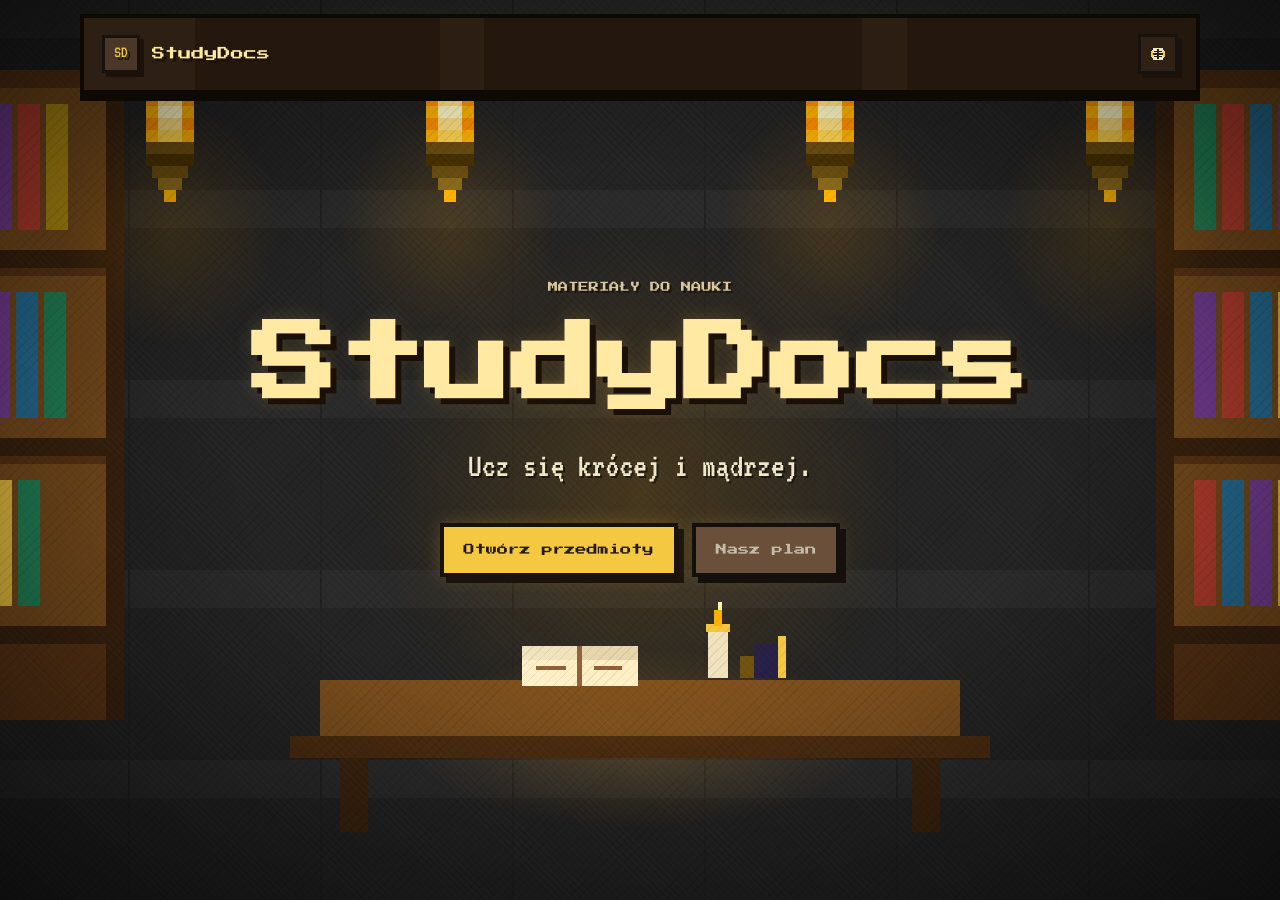
<file: index.html>
<!DOCTYPE html>
<html lang="pl">

<head>
    <meta charset="UTF-8">
    <meta name="viewport" content="width=device-width, initial-scale=1.0">
    <title>StudyDocs</title>
    <link rel="stylesheet" href="styles.css">
</head>

<body class="home-page">
    <svg class="library-scene" viewBox="0 0 1600 900" preserveAspectRatio="xMidYMid slice" aria-hidden="true">
        <defs>
            <radialGradient id="lanternGlow" cx="50%" cy="50%" r="50%">
                <stop offset="0%" stop-color="rgba(255,160,0,0.15)" />
                <stop offset="100%" stop-color="rgba(255,160,0,0)" />
            </radialGradient>
            <radialGradient id="candleGlow" cx="50%" cy="50%" r="50%">
                <stop offset="0%" stop-color="rgba(255,180,50,0.2)" />
                <stop offset="100%" stop-color="rgba(255,180,50,0)" />
            </radialGradient>
            <symbol id="lantern" viewBox="0 0 8 30">
                <rect x="3" y="0" width="2" height="2" fill="#8B6A1A" />
                <rect x="3" y="2" width="2" height="2" fill="#8B6A1A" />
                <rect x="3" y="4" width="2" height="2" fill="#6B4E10" />
                <rect x="0" y="6" width="8" height="2" fill="#4A3200" />
                <rect x="0" y="8" width="8" height="2" fill="#6B4E10" />
                <rect x="0" y="10" width="8" height="2" fill="#FFB300" />
                <rect x="2" y="10" width="4" height="2" fill="#FFD54F" />
                <rect x="0" y="12" width="8" height="2" fill="#FF8F00" />
                <rect x="2" y="12" width="4" height="2" fill="#FFE082" />
                <rect x="0" y="14" width="8" height="2" fill="#FFB300" />
                <rect x="2" y="14" width="4" height="2" fill="#FFF9C4" />
                <rect x="0" y="16" width="8" height="2" fill="#FF8F00" />
                <rect x="2" y="16" width="4" height="2" fill="#FFE082" />
                <rect x="0" y="18" width="8" height="2" fill="#FFB300" />
                <rect x="2" y="18" width="4" height="2" fill="#FFD54F" />
                <rect x="0" y="20" width="8" height="2" fill="#6B4E10" />
                <rect x="0" y="22" width="8" height="2" fill="#4A3200" />
                <rect x="1" y="24" width="6" height="2" fill="#6B4E10" />
                <rect x="2" y="26" width="4" height="2" fill="#8B6A1A" />
                <rect x="3" y="28" width="2" height="2" fill="#FFB300" />
            </symbol>
        </defs>

        <rect width="1600" height="900" fill="#2d2d2d" />
        <rect width="1600" height="900" fill="rgba(0,0,0,0.22)" />
        <g opacity="0.32">
            <rect x="0" y="0" width="1600" height="38" fill="#3a3a3a" />
            <rect x="0" y="190" width="1600" height="38" fill="#3a3a3a" />
            <rect x="0" y="380" width="1600" height="38" fill="#3a3a3a" />
            <rect x="0" y="570" width="1600" height="38" fill="#3a3a3a" />
            <rect x="0" y="760" width="1600" height="38" fill="#3a3a3a" />
            <rect x="96" y="0" width="2" height="900" fill="#1f1f1f" />
            <rect x="288" y="0" width="2" height="900" fill="#1f1f1f" />
            <rect x="480" y="0" width="2" height="900" fill="#1f1f1f" />
            <rect x="672" y="0" width="2" height="900" fill="#1f1f1f" />
            <rect x="864" y="0" width="2" height="900" fill="#1f1f1f" />
            <rect x="1056" y="0" width="2" height="900" fill="#1f1f1f" />
            <rect x="1248" y="0" width="2" height="900" fill="#1f1f1f" />
            <rect x="1440" y="0" width="2" height="900" fill="#1f1f1f" />
        </g>

        <g class="scene-shelf left-shelf">
            <rect x="0" y="70" width="284" height="650" fill="#5c3515" />
            <rect x="16" y="88" width="252" height="170" fill="#7a4d1d" />
            <rect x="16" y="276" width="252" height="170" fill="#7a4d1d" />
            <rect x="16" y="464" width="252" height="170" fill="#7a4d1d" />
            <rect x="0" y="250" width="284" height="18" fill="#3b230e" />
            <rect x="0" y="438" width="284" height="18" fill="#3b230e" />
            <rect x="0" y="626" width="284" height="18" fill="#3b230e" />
            <rect x="0" y="70" width="18" height="650" fill="#3b230e" />
            <rect x="266" y="70" width="18" height="650" fill="#3b230e" />
            <rect x="38" y="104" width="22" height="126" fill="#bd3f2f" />
            <rect x="66" y="104" width="22" height="126" fill="#27729a" />
            <rect x="94" y="104" width="22" height="126" fill="#b99212" />
            <rect x="122" y="104" width="22" height="126" fill="#23875a" />
            <rect x="150" y="104" width="22" height="126" fill="#7a3f9a" />
            <rect x="178" y="104" width="22" height="126" fill="#bd3f2f" />
            <rect x="206" y="104" width="22" height="126" fill="#b99212" />
            <rect x="36" y="292" width="22" height="126" fill="#27729a" />
            <rect x="64" y="292" width="22" height="126" fill="#f5c842" />
            <rect x="92" y="292" width="22" height="126" fill="#23875a" />
            <rect x="120" y="292" width="22" height="126" fill="#bd3f2f" />
            <rect x="148" y="292" width="22" height="126" fill="#7a3f9a" />
            <rect x="176" y="292" width="22" height="126" fill="#27729a" />
            <rect x="204" y="292" width="22" height="126" fill="#23875a" />
            <rect x="38" y="480" width="22" height="126" fill="#bd3f2f" />
            <rect x="66" y="480" width="22" height="126" fill="#23875a" />
            <rect x="94" y="480" width="22" height="126" fill="#7a3f9a" />
            <rect x="122" y="480" width="22" height="126" fill="#27729a" />
            <rect x="150" y="480" width="22" height="126" fill="#f5c842" />
            <rect x="178" y="480" width="22" height="126" fill="#23875a" />
        </g>

        <g class="scene-shelf right-shelf">
            <rect x="1316" y="70" width="284" height="650" fill="#5c3515" />
            <rect x="1332" y="88" width="252" height="170" fill="#7a4d1d" />
            <rect x="1332" y="276" width="252" height="170" fill="#7a4d1d" />
            <rect x="1332" y="464" width="252" height="170" fill="#7a4d1d" />
            <rect x="1316" y="250" width="284" height="18" fill="#3b230e" />
            <rect x="1316" y="438" width="284" height="18" fill="#3b230e" />
            <rect x="1316" y="626" width="284" height="18" fill="#3b230e" />
            <rect x="1316" y="70" width="18" height="650" fill="#3b230e" />
            <rect x="1582" y="70" width="18" height="650" fill="#3b230e" />
            <rect x="1354" y="104" width="22" height="126" fill="#23875a" />
            <rect x="1382" y="104" width="22" height="126" fill="#bd3f2f" />
            <rect x="1410" y="104" width="22" height="126" fill="#27729a" />
            <rect x="1438" y="104" width="22" height="126" fill="#7a3f9a" />
            <rect x="1466" y="104" width="22" height="126" fill="#b99212" />
            <rect x="1494" y="104" width="22" height="126" fill="#23875a" />
            <rect x="1522" y="104" width="22" height="126" fill="#27729a" />
            <rect x="1354" y="292" width="22" height="126" fill="#7a3f9a" />
            <rect x="1382" y="292" width="22" height="126" fill="#bd3f2f" />
            <rect x="1410" y="292" width="22" height="126" fill="#27729a" />
            <rect x="1438" y="292" width="22" height="126" fill="#f5c842" />
            <rect x="1466" y="292" width="22" height="126" fill="#23875a" />
            <rect x="1494" y="292" width="22" height="126" fill="#b99212" />
            <rect x="1354" y="480" width="22" height="126" fill="#bd3f2f" />
            <rect x="1382" y="480" width="22" height="126" fill="#27729a" />
            <rect x="1410" y="480" width="22" height="126" fill="#7a3f9a" />
            <rect x="1438" y="480" width="22" height="126" fill="#f5c842" />
            <rect x="1466" y="480" width="22" height="126" fill="#23875a" />
            <rect x="1494" y="480" width="22" height="126" fill="#bd3f2f" />
        </g>

        <ellipse cx="330" cy="225" rx="110" ry="120" fill="url(#lanternGlow)" />
        <use href="#lantern" x="306" y="22" width="48" height="180" />
        <ellipse cx="610" cy="225" rx="110" ry="120" fill="url(#lanternGlow)" />
        <use href="#lantern" x="586" y="22" width="48" height="180" />
        <ellipse cx="990" cy="225" rx="110" ry="120" fill="url(#lanternGlow)" />
        <use href="#lantern" x="966" y="22" width="48" height="180" />
        <ellipse cx="1270" cy="225" rx="110" ry="120" fill="url(#lanternGlow)" />
        <use href="#lantern" x="1246" y="22" width="48" height="180" />

        <g class="scene-desk">
            <ellipse cx="800" cy="738" rx="230" ry="90" fill="url(#candleGlow)" />
            <rect x="480" y="680" width="640" height="56" fill="#7a4d1d" />
            <rect x="450" y="736" width="700" height="22" fill="#4a2b10" />
            <rect x="500" y="758" width="28" height="74" fill="#3b230e" />
            <rect x="1072" y="758" width="28" height="74" fill="#3b230e" />
            <rect x="682" y="646" width="58" height="14" fill="#f0e6c8" />
            <rect x="740" y="646" width="58" height="14" fill="#e5d9b7" />
            <rect x="682" y="660" width="116" height="26" fill="#fff3cf" />
            <rect x="737" y="646" width="5" height="40" fill="#8b5e3c" />
            <rect x="696" y="666" width="30" height="4" fill="#8b5e3c" />
            <rect x="754" y="666" width="28" height="4" fill="#8b5e3c" />
            <rect x="868" y="630" width="20" height="48" fill="#f0e6c8" />
            <rect x="866" y="624" width="24" height="8" fill="#f5c842" />
            <rect x="874" y="610" width="8" height="16" fill="#ffb300" />
            <rect x="878" y="602" width="4" height="8" fill="#fff9c4" />
            <rect x="914" y="644" width="24" height="34" fill="#201b48" />
            <rect x="938" y="636" width="8" height="42" fill="#f5c842" />
            <rect x="900" y="656" width="14" height="22" fill="#6b4e10" />
        </g>
    </svg>

    <header class="shell topbar">
        <a class="brand" href="index.html" aria-label="StudyDocs">
            <span class="brand-mark">SD</span>
            <span>StudyDocs</span>
        </a>

        <button class="language-toggle" type="button" title="EN / PL" aria-label="Switch language">
            <svg width="16" height="16" viewBox="0 0 16 16" aria-hidden="true">
                <rect x="3" y="2" width="10" height="2" fill="#f0e6c8" />
                <rect x="2" y="4" width="12" height="8" fill="#f0e6c8" />
                <rect x="3" y="12" width="10" height="2" fill="#f0e6c8" />
                <rect x="4" y="5" width="8" height="1" fill="#2a1f14" />
                <rect x="4" y="10" width="8" height="1" fill="#2a1f14" />
                <rect x="7" y="3" width="2" height="10" fill="#2a1f14" />
                <rect x="2" y="7" width="12" height="2" fill="#2a1f14" />
                <rect x="1" y="5" width="2" height="6" fill="#f5c842" />
                <rect x="13" y="5" width="2" height="6" fill="#f5c842" />
            </svg>
        </button>
    </header>

    <main class="shell home">
        <section class="home-copy">
            <p class="eyebrow" data-i18n="eyebrow">Materiały do nauki</p>
            <h1>StudyDocs</h1>
            <p class="lede" data-i18n="lede">Ucz się krócej i mądrzej.</p>
            <div class="actions">
                <a class="button" href="/subjects.html" data-i18n="openSubjects">Otwórz przedmioty</a>
                <span class="button secondary plan-button" role="button" aria-disabled="true" data-i18n="plan">Nasz
                    plan</span>
            </div>
        </section>
    </main>

    <script>
        window.sdMessages = { pl: { eyebrow: "Materiały do nauki", lede: "Ucz się krócej i mądrzej.", openSubjects: "Otwórz przedmioty", plan: "Nasz plan", label: "Switch to English" }, en: { eyebrow: "Study materials", lede: "Study shorter and smarter.", openSubjects: "Open subjects", plan: "Our plan", label: "Przełącz na polski" } };
    </script>
    <script src="i18n.js"></script>
</body>

</html>
</file>
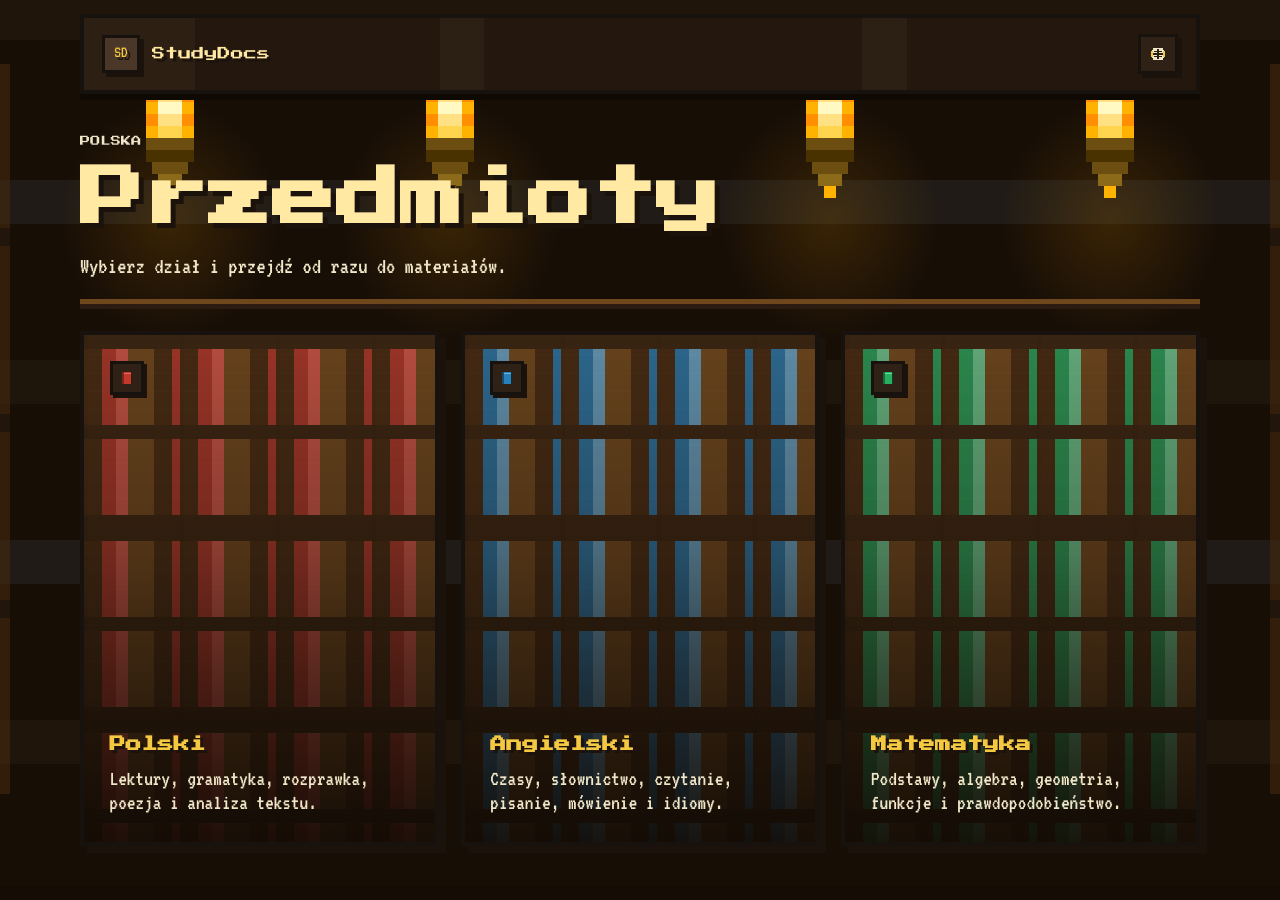
<file: subjects.html>
<!DOCTYPE html>
<html lang="pl">

<head>
    <meta charset="UTF-8">
    <meta name="viewport" content="width=device-width, initial-scale=1.0">
    <title>Przedmioty - StudyDocs</title>
    <link rel="stylesheet" href="styles.css?v=library-subjects-fix-2">
</head>

<body class="subjects-body">
    <svg class="subjects-scene" viewBox="0 0 1600 900" preserveAspectRatio="xMidYMid slice" aria-hidden="true">
        <defs>
            <radialGradient id="subjectLanternGlow" cx="50%" cy="50%" r="50%">
                <stop offset="0%" stop-color="rgba(255,160,0,0.15)" />
                <stop offset="100%" stop-color="rgba(255,160,0,0)" />
            </radialGradient>
            <symbol id="subjectLantern" viewBox="0 0 8 30">
                <rect x="3" y="0" width="2" height="2" fill="#8B6A1A" />
                <rect x="3" y="2" width="2" height="2" fill="#8B6A1A" />
                <rect x="3" y="4" width="2" height="2" fill="#6B4E10" />
                <rect x="0" y="6" width="8" height="2" fill="#4A3200" />
                <rect x="0" y="8" width="8" height="2" fill="#6B4E10" />
                <rect x="0" y="10" width="8" height="2" fill="#FFB300" />
                <rect x="2" y="10" width="4" height="2" fill="#FFD54F" />
                <rect x="0" y="12" width="8" height="2" fill="#FF8F00" />
                <rect x="2" y="12" width="4" height="2" fill="#FFE082" />
                <rect x="0" y="14" width="8" height="2" fill="#FFB300" />
                <rect x="2" y="14" width="4" height="2" fill="#FFF9C4" />
                <rect x="0" y="16" width="8" height="2" fill="#FF8F00" />
                <rect x="2" y="16" width="4" height="2" fill="#FFE082" />
                <rect x="0" y="18" width="8" height="2" fill="#FFB300" />
                <rect x="2" y="18" width="4" height="2" fill="#FFD54F" />
                <rect x="0" y="20" width="8" height="2" fill="#6B4E10" />
                <rect x="0" y="22" width="8" height="2" fill="#4A3200" />
                <rect x="1" y="24" width="6" height="2" fill="#6B4E10" />
                <rect x="2" y="26" width="4" height="2" fill="#8B6A1A" />
                <rect x="3" y="28" width="2" height="2" fill="#FFB300" />
            </symbol>
        </defs>

        <rect width="1600" height="900" fill="#1e1208" />
        <rect width="1600" height="900" fill="rgba(0,0,0,0.24)" />
        <g opacity="0.42">
            <rect x="0" y="0" width="1600" height="40" fill="#2a1f14" />
            <rect x="0" y="180" width="1600" height="44" fill="#2d2d2d" />
            <rect x="0" y="360" width="1600" height="44" fill="#2a1f14" />
            <rect x="0" y="540" width="1600" height="44" fill="#2d2d2d" />
            <rect x="0" y="720" width="1600" height="44" fill="#2a1f14" />
            <rect x="0" y="886" width="1600" height="14" fill="#120a04" />
        </g>

        <g opacity="0.55">
            <rect x="0" y="64" width="170" height="730" fill="#4a2b10" />
            <rect x="1430" y="64" width="170" height="730" fill="#4a2b10" />
            <rect x="0" y="228" width="170" height="18" fill="#2b1b10" />
            <rect x="0" y="414" width="170" height="18" fill="#2b1b10" />
            <rect x="0" y="600" width="170" height="18" fill="#2b1b10" />
            <rect x="1430" y="228" width="170" height="18" fill="#2b1b10" />
            <rect x="1430" y="414" width="170" height="18" fill="#2b1b10" />
            <rect x="1430" y="600" width="170" height="18" fill="#2b1b10" />
            <rect x="26" y="92" width="18" height="118" fill="#C0392B" />
            <rect x="52" y="92" width="18" height="118" fill="#2980B9" />
            <rect x="78" y="92" width="18" height="118" fill="#f5c842" />
            <rect x="104" y="92" width="18" height="118" fill="#27AE60" />
            <rect x="130" y="92" width="18" height="118" fill="#7a3f9a" />
            <rect x="1452" y="92" width="18" height="118" fill="#27AE60" />
            <rect x="1478" y="92" width="18" height="118" fill="#C0392B" />
            <rect x="1504" y="92" width="18" height="118" fill="#2980B9" />
            <rect x="1530" y="92" width="18" height="118" fill="#7a3f9a" />
            <rect x="1556" y="92" width="18" height="118" fill="#f5c842" />
        </g>

        <ellipse cx="330" cy="220" rx="110" ry="120" fill="url(#subjectLanternGlow)" />
        <use href="#subjectLantern" x="306" y="18" width="48" height="180" />
        <ellipse cx="610" cy="220" rx="110" ry="120" fill="url(#subjectLanternGlow)" />
        <use href="#subjectLantern" x="586" y="18" width="48" height="180" />
        <ellipse cx="990" cy="220" rx="110" ry="120" fill="url(#subjectLanternGlow)" />
        <use href="#subjectLantern" x="966" y="18" width="48" height="180" />
        <ellipse cx="1270" cy="220" rx="110" ry="120" fill="url(#subjectLanternGlow)" />
        <use href="#subjectLantern" x="1246" y="18" width="48" height="180" />
    </svg>

    <header class="shell topbar">
        <a class="brand" href="index.html" aria-label="StudyDocs">
            <span class="brand-mark">SD</span>
            <span>StudyDocs</span>
        </a>
        <button class="language-toggle" type="button" title="EN / PL" aria-label="Switch language">
            <svg width="16" height="16" viewBox="0 0 16 16" aria-hidden="true">
                <rect x="3" y="2" width="10" height="2" fill="#f0e6c8" />
                <rect x="2" y="4" width="12" height="8" fill="#f0e6c8" />
                <rect x="3" y="12" width="10" height="2" fill="#f0e6c8" />
                <rect x="4" y="5" width="8" height="1" fill="#2a1f14" />
                <rect x="4" y="10" width="8" height="1" fill="#2a1f14" />
                <rect x="7" y="3" width="2" height="10" fill="#2a1f14" />
                <rect x="2" y="7" width="12" height="2" fill="#2a1f14" />
                <rect x="1" y="5" width="2" height="6" fill="#f5c842" />
                <rect x="13" y="5" width="2" height="6" fill="#f5c842" />
            </svg>
        </button>
    </header>

    <main class="shell subjects-page">
        <section class="page-head">
            <div>
                <p class="eyebrow" data-i18n="region">Polska</p>
                <h1 data-i18n="title">Przedmioty</h1>
                <p data-i18n="subtitle">Wybierz dział i przejdź od razu do materiałów.</p>
            </div>
        </section>

        <section class="subject-grid" aria-label="Lista przedmiotów">
            <a class="subject-tile subject-polish" href="polska/polski.html">
                <span class="book-icon" aria-hidden="true">
                    <svg width="16" height="16" viewBox="0 0 16 16">
                        <rect x="3" y="2" width="10" height="12" fill="#C0392B" />
                        <rect x="3" y="2" width="2" height="12" fill="#7f241c" />
                        <rect x="5" y="3" width="7" height="1" fill="#e06a5f" />
                        <rect x="12" y="2" width="1" height="12" fill="#3b170f" />
                    </svg>
                </span>
                <h2 data-i18n="polishTitle">Polski</h2>
                <p data-i18n="polishDesc">Lektury, gramatyka, rozprawka, poezja i analiza tekstu.</p>
            </a>

            <a class="subject-tile subject-english" href="polska/angielski.html">
                <span class="book-icon" aria-hidden="true">
                    <svg width="16" height="16" viewBox="0 0 16 16">
                        <rect x="3" y="2" width="10" height="12" fill="#2980B9" />
                        <rect x="3" y="2" width="2" height="12" fill="#174c70" />
                        <rect x="5" y="3" width="7" height="1" fill="#6fb3dc" />
                        <rect x="12" y="2" width="1" height="12" fill="#102a3d" />
                    </svg>
                </span>
                <h2 data-i18n="englishTitle">Angielski</h2>
                <p data-i18n="englishDesc">Czasy, słownictwo, czytanie, pisanie, mówienie i idiomy.</p>
            </a>

            <a class="subject-tile subject-math" href="polska/matematyka.html">
                <span class="book-icon" aria-hidden="true">
                    <svg width="16" height="16" viewBox="0 0 16 16">
                        <rect x="3" y="2" width="10" height="12" fill="#27AE60" />
                        <rect x="3" y="2" width="2" height="12" fill="#176c3b" />
                        <rect x="5" y="3" width="7" height="1" fill="#72d99d" />
                        <rect x="12" y="2" width="1" height="12" fill="#0f3d24" />
                    </svg>
                </span>
                <h2 data-i18n="mathTitle">Matematyka</h2>
                <p data-i18n="mathDesc">Podstawy, algebra, geometria, funkcje i prawdopodobieństwo.</p>
            </a>
        </section>
    </main>

    <script>
        window.sdMessages = { pl: { region: "Polska", title: "Przedmioty", subtitle: "Wybierz dział i przejdź od razu do materiałów.", polishTitle: "Polski", polishDesc: "Lektury, gramatyka, rozprawka, poezja i analiza tekstu.", englishTitle: "Angielski", englishDesc: "Czasy, słownictwo, czytanie, pisanie, mówienie i idiomy.", mathTitle: "Matematyka", mathDesc: "Podstawy, algebra, geometria, funkcje i prawdopodobieństwo.", label: "Switch to English" }, en: { region: "Poland", title: "Subjects", subtitle: "Choose a subject and jump straight into the materials.", polishTitle: "Polish", polishDesc: "Literature, grammar, essays, poetry, and text analysis.", englishTitle: "English", englishDesc: "Tenses, vocabulary, reading, writing, speaking, and idioms.", mathTitle: "Mathematics", mathDesc: "Basics, algebra, geometry, functions, and probability.", label: "Przełącz na polski" } };
    </script>
    <script src="i18n.js"></script>
</body>

</html>
</file>
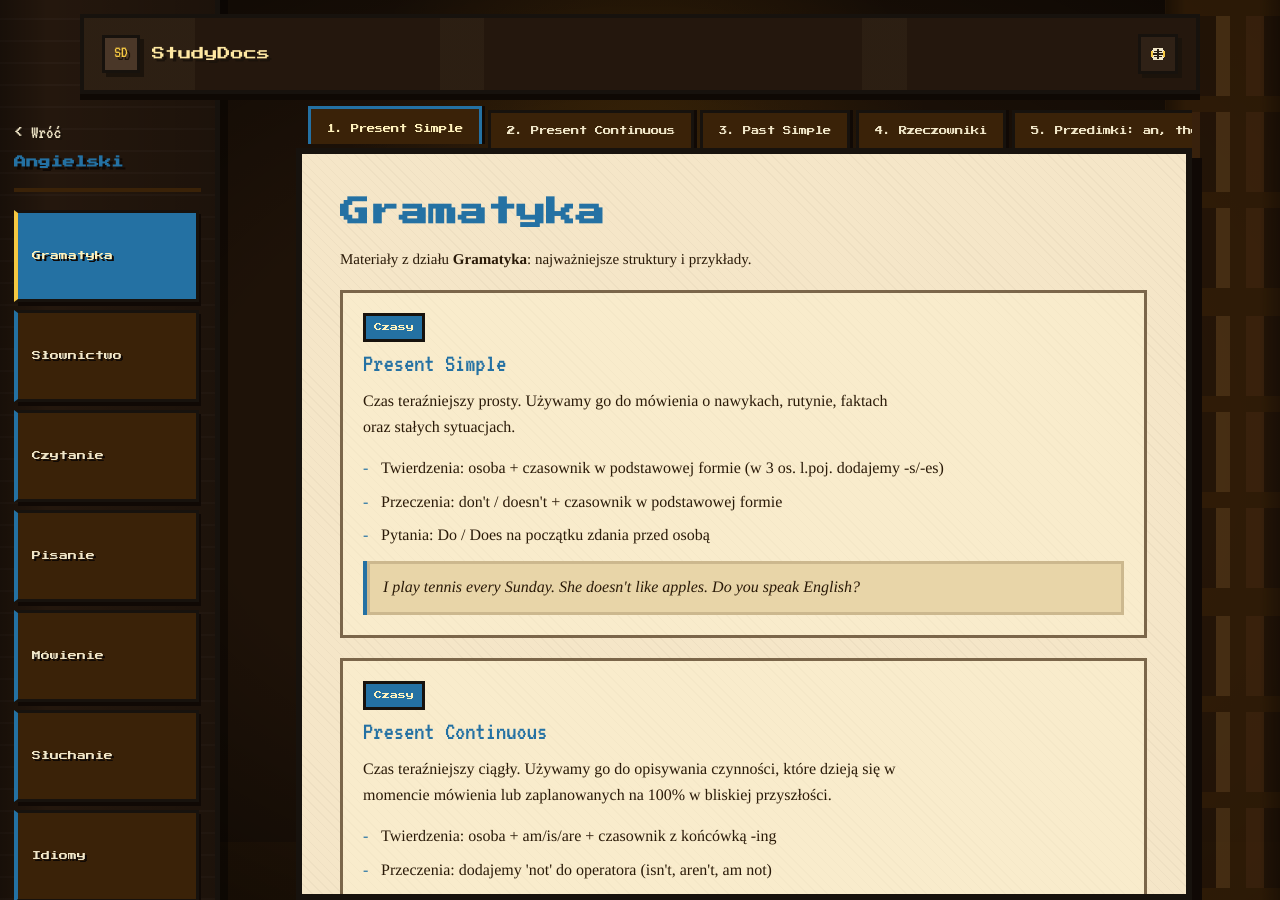
<file: polska/angielski.html>
<!DOCTYPE html>
<html lang="pl">

<head>
    <meta charset="UTF-8">
    <meta name="viewport" content="width=device-width, initial-scale=1.0">
    <title>Angielski - StudyDocs</title>
    <link rel="stylesheet" href="../styles.css?v=reading-page-fix-9">
</head>

<body class="study-page subject-english-page">
    <div class="study-scene" aria-hidden="true"></div>
<header class="shell topbar">
        <a class="brand" href="../index.html" aria-label="StudyDocs"><span class="brand-mark">SD</span><span>StudyDocs</span></a>
        <button class="language-toggle" type="button" title="EN / PL" aria-label="Switch language">
            <svg width="16" height="16" viewBox="0 0 16 16" aria-hidden="true"><rect x="3" y="2" width="10" height="2" fill="#f0e6c8"/><rect x="2" y="4" width="12" height="8" fill="#f0e6c8"/><rect x="3" y="12" width="10" height="2" fill="#f0e6c8"/><rect x="4" y="5" width="8" height="1" fill="#2a1f14"/><rect x="4" y="10" width="8" height="1" fill="#2a1f14"/><rect x="7" y="3" width="2" height="10" fill="#2a1f14"/><rect x="2" y="7" width="12" height="2" fill="#2a1f14"/><rect x="1" y="5" width="2" height="6" fill="#f5c842"/><rect x="13" y="5" width="2" height="6" fill="#f5c842"/></svg>
        </button>
    </header>

    <div class="study-layout">
        <aside class="sidebar">
            <div class="sidebar-head">
                <a class="back-link" href="../subjects.html">Wróć</a>
                <h1 class="subject-title">Angielski</h1>
            </div>

            <nav class="menu" aria-label="Działy z języka angielskiego">
                <button class="active" type="button" aria-current="page" onclick="loadSection('Gramatyka', 'angielski.json', this)">Gramatyka</button>
                <button type="button" onclick="loadSection('Słownictwo', 'angielski_slownictwo.json', this)">Słownictwo</button>
                <button type="button" onclick="loadSection('Czytanie', 'angielski_czytanie.json', this)">Czytanie</button>
                <button type="button" onclick="loadSection('Pisanie', 'angielski_pisanie.json', this)">Pisanie</button>
                <button type="button" onclick="loadSection('Mówienie', 'angielski_mowienie.json', this)">Mówienie</button>
                <button type="button" onclick="loadSection('Słuchanie', 'angielski_sluchanie.json', this)">Słuchanie</button>
                <button type="button" onclick="loadSection('Idiomy', 'angielski_idiomy.json', this)">Idiomy</button>
            </nav>
        </aside>

        <main class="main">
            <section class="book-shell">
                <div class="chapter-tabs" id="chapterTabs" aria-label="Zakładki rozdziałów"></div>
                <div class="content" id="content" aria-live="polite"><h2>Ładowanie...</h2></div>
            </section>
        </main>
    </div>

    <script>
        window.studyConfig = { subject: "english", initial: ["Gramatyka", "angielski.json"] };
    </script>
    <script src="study.js"></script>
</body>

</html>
</file>
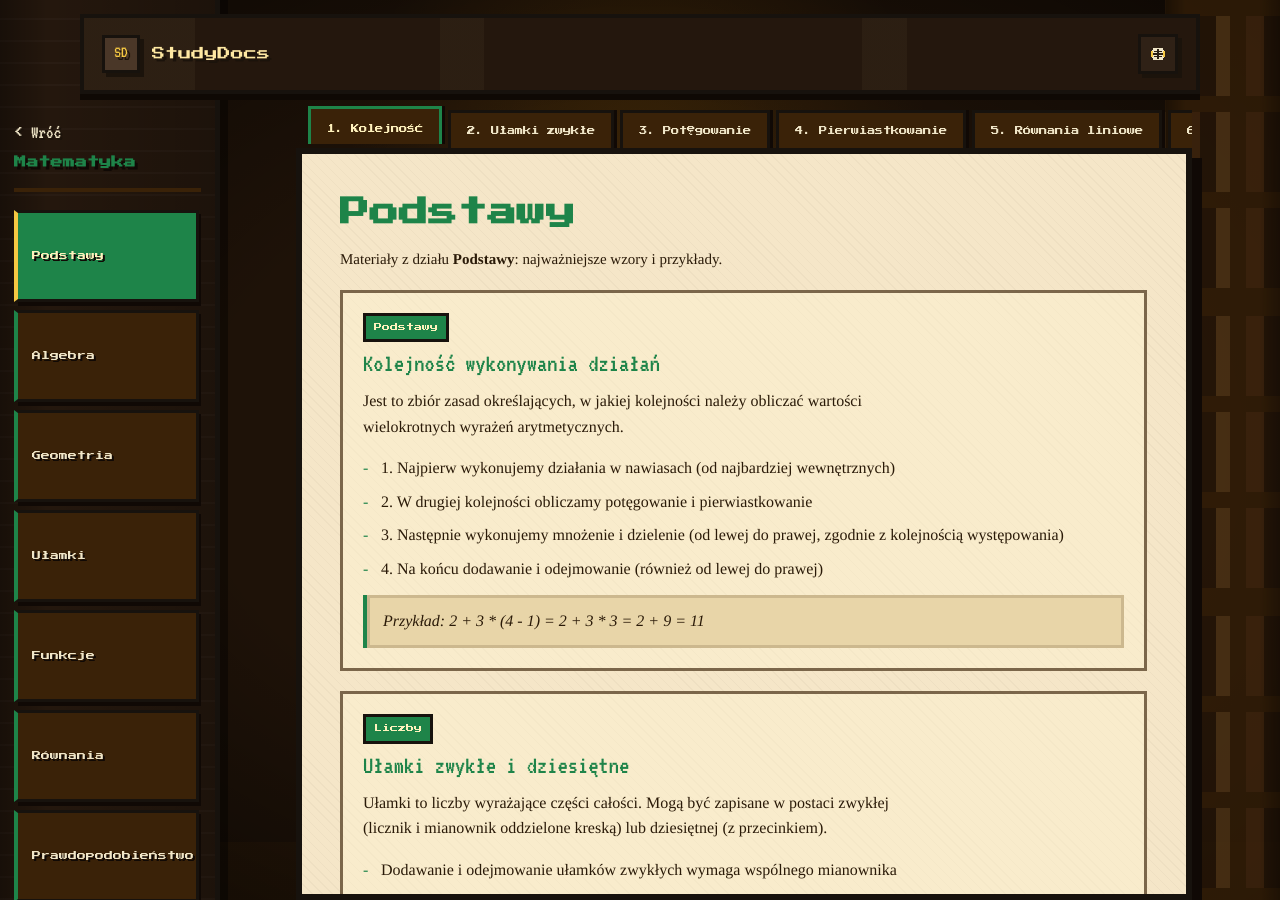
<file: polska/matematyka.html>
<!DOCTYPE html>
<html lang="pl">

<head>
    <meta charset="UTF-8">
    <meta name="viewport" content="width=device-width, initial-scale=1.0">
    <title>Matematyka - StudyDocs</title>
    <link rel="stylesheet" href="../styles.css?v=reading-page-fix-9">
</head>

<body class="study-page subject-math-page">
    <div class="study-scene" aria-hidden="true"></div>
<header class="shell topbar">
        <a class="brand" href="../index.html" aria-label="StudyDocs"><span class="brand-mark">SD</span><span>StudyDocs</span></a>
        <button class="language-toggle" type="button" title="EN / PL" aria-label="Switch language">
            <svg width="16" height="16" viewBox="0 0 16 16" aria-hidden="true"><rect x="3" y="2" width="10" height="2" fill="#f0e6c8"/><rect x="2" y="4" width="12" height="8" fill="#f0e6c8"/><rect x="3" y="12" width="10" height="2" fill="#f0e6c8"/><rect x="4" y="5" width="8" height="1" fill="#2a1f14"/><rect x="4" y="10" width="8" height="1" fill="#2a1f14"/><rect x="7" y="3" width="2" height="10" fill="#2a1f14"/><rect x="2" y="7" width="12" height="2" fill="#2a1f14"/><rect x="1" y="5" width="2" height="6" fill="#f5c842"/><rect x="13" y="5" width="2" height="6" fill="#f5c842"/></svg>
        </button>
    </header>

    <div class="study-layout">
        <aside class="sidebar">
            <div class="sidebar-head">
                <a class="back-link" href="../subjects.html">Wróć</a>
                <h1 class="subject-title">Matematyka</h1>
            </div>

            <nav class="menu" aria-label="Działy z matematyki">
                <button class="active" type="button" aria-current="page" onclick="loadSection('Podstawy i zasady', 'matematyka.json', this)">Podstawy</button>
                <button type="button" onclick="loadSection('Algebra', 'matematyka_algebra.json', this)">Algebra</button>
                <button type="button" onclick="loadSection('Geometria', 'matematyka_geometria.json', this)">Geometria</button>
                <button type="button" onclick="loadSection('Ułamki', 'matematyka_ulamki.json', this)">Ułamki</button>
                <button type="button" onclick="loadSection('Funkcje', 'matematyka_funkcje.json', this)">Funkcje</button>
                <button type="button" onclick="loadSection('Równania', 'matematyka_rownania.json', this)">Równania</button>
                <button type="button" onclick="loadSection('Prawdopodobieństwo', 'matematyka_prawdopodobienstwo.json', this)">Prawdopodobieństwo</button>
            </nav>
        </aside>

        <main class="main">
            <section class="book-shell">
                <div class="chapter-tabs" id="chapterTabs" aria-label="Zakładki rozdziałów"></div>
                <div class="content" id="content" aria-live="polite"><h2>Ładowanie...</h2></div>
            </section>
        </main>
    </div>

    <script>
        window.studyConfig = { subject: "math", initial: ["Podstawy i zasady", "matematyka.json"] };
    </script>
    <script src="study.js"></script>
</body>

</html>
</file>
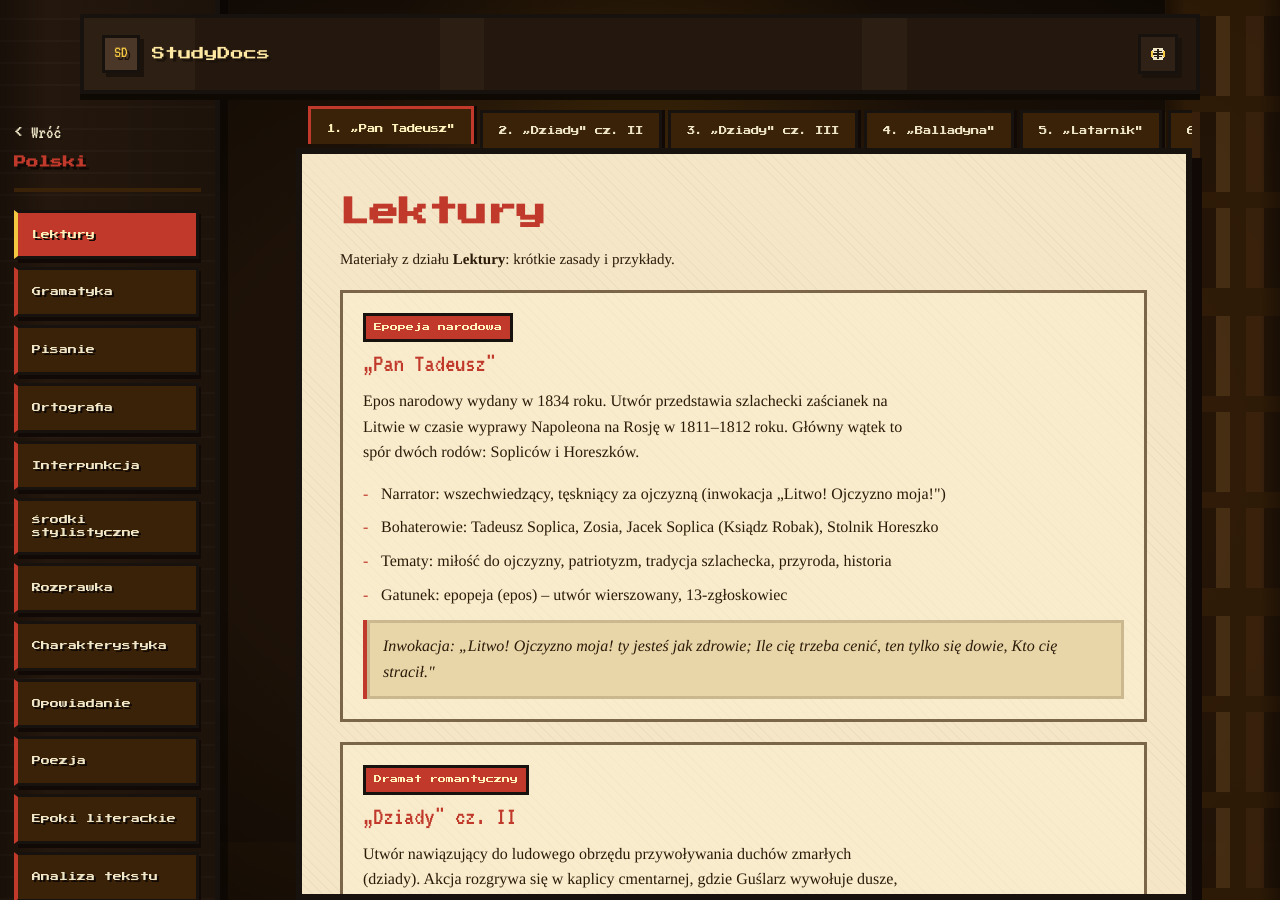
<file: polska/polski.html>
<!DOCTYPE html>
<html lang="pl">

<head>
    <meta charset="UTF-8">
    <meta name="viewport" content="width=device-width, initial-scale=1.0">
    <title>Polski - StudyDocs</title>
    <link rel="stylesheet" href="../styles.css?v=reading-page-fix-9">
</head>

<body class="study-page subject-polish-page">
    <div class="study-scene" aria-hidden="true"></div>
<header class="shell topbar">
        <a class="brand" href="../index.html" aria-label="StudyDocs"><span class="brand-mark">SD</span><span>StudyDocs</span></a>
        <button class="language-toggle" type="button" title="EN / PL" aria-label="Switch language">
            <svg width="16" height="16" viewBox="0 0 16 16" aria-hidden="true"><rect x="3" y="2" width="10" height="2" fill="#f0e6c8"/><rect x="2" y="4" width="12" height="8" fill="#f0e6c8"/><rect x="3" y="12" width="10" height="2" fill="#f0e6c8"/><rect x="4" y="5" width="8" height="1" fill="#2a1f14"/><rect x="4" y="10" width="8" height="1" fill="#2a1f14"/><rect x="7" y="3" width="2" height="10" fill="#2a1f14"/><rect x="2" y="7" width="12" height="2" fill="#2a1f14"/><rect x="1" y="5" width="2" height="6" fill="#f5c842"/><rect x="13" y="5" width="2" height="6" fill="#f5c842"/></svg>
        </button>
    </header>

    <div class="study-layout">
        <aside class="sidebar">
            <div class="sidebar-head">
                <a class="back-link" href="../subjects.html">Wróć</a>
                <h1 class="subject-title">Polski</h1>
            </div>

            <nav class="menu" aria-label="Działy z języka polskiego">
                <button class="active" type="button" aria-current="page" onclick="loadSection('Lektury', 'polski_lektury.json', this)">Lektury</button>
                <button type="button" onclick="loadSection('Gramatyka', 'gramatyka.json', this)">Gramatyka</button>
                <button type="button" onclick="loadSection('Pisanie', 'polski_pisanie.json', this)">Pisanie</button>
                <button type="button" onclick="loadSection('Ortografia', 'polski_ortografia.json', this)">Ortografia</button>
                <button type="button" onclick="loadSection('Interpunkcja', 'polski_interpunkcja.json', this)">Interpunkcja</button>
                <button type="button" onclick="loadSection('Środki stylistyczne', 'polski_srodki.json', this)">Środki stylistyczne</button>
                <button type="button" onclick="loadSection('Rozprawka', 'polski_rozprawka.json', this)">Rozprawka</button>
                <button type="button" onclick="loadSection('Charakterystyka', 'polski_charakterystyka.json', this)">Charakterystyka</button>
                <button type="button" onclick="loadSection('Opowiadanie', 'polski_opowiadanie.json', this)">Opowiadanie</button>
                <button type="button" onclick="loadSection('Poezja', 'polski_poezja.json', this)">Poezja</button>
                <button type="button" onclick="loadSection('Epoki literackie', 'polski_epoki.json', this)">Epoki literackie</button>
                <button type="button" onclick="loadSection('Analiza tekstu', 'polski_analiza.json', this)">Analiza tekstu</button>
            </nav>
        </aside>

        <main class="main">
            <section class="book-shell">
                <div class="chapter-tabs" id="chapterTabs" aria-label="Zakładki rozdziałów"></div>
                <div class="content" id="content" aria-live="polite"><h2>Ładowanie...</h2></div>
            </section>
        </main>
    </div>

    <script>
        window.studyConfig = { subject: "polish", initial: ["Lektury", "polski_lektury.json"] };
    </script>
    <script src="study.js"></script>
</body>

</html>
</file>
<file: styles.css>
@import url("https://fonts.googleapis.com/css2?family=Press+Start+2P&family=VT323&display=swap");

/* Theme tokens */
:root {
    --stone: #2d2d2d;
    --stone-dark: #202020;
    --stone-light: #3a3a3a;
    --parchment: #f0e6c8;
    --parchment-deep: #d8c99d;
    --gold: #f5c842;
    --gold-soft: #ffe9a3;
    --wood: #8b5e3c;
    --wood-dark: #4a3728;
    --wood-deep: #2b1b10;
    --shelf: #6f471c;
    --book-red: #bd3f2f;
    --book-blue: #27729a;
    --book-green: #23875a;
    --book-purple: #7a3f9a;
    --book-gold: #b99212;
    --ink-shadow: #1b130b;
    --pixel-line: #17120d;
    --stone-line: #4d4a45;
    --fp: "Press Start 2P",monospace;
    --fv: "VT323",monospace;
}

* {
    box-sizing: border-box;
}

html {
    scroll-behavior: smooth;
    background: var(--stone-dark);
}

body {
    margin: 0;
    min-height: 100vh;
    overflow-x: hidden;
    background: radial-gradient(circle at 52% 20%,rgba(245,160,42,.12),transparent 28%),radial-gradient(ellipse at center,transparent 50%,rgba(0,0,0,.52) 100%),repeating-linear-gradient(45deg,rgba(240,230,200,.02) 0 1px,transparent 1px 5px),linear-gradient(rgba(0,0,0,.22),rgba(0,0,0,.22)),repeating-linear-gradient(0deg,#2a1f14 0 64px,#1e1208 64px 76px,#2d2d2d 76px 142px,#22201e 142px 154px);
    background-size: auto,auto,auto,auto,100% 154px;
    color: var(--parchment);
    font-family: var(--fv);
    font-size: 22px;
    image-rendering: pixelated;
    text-rendering: geometricPrecision;
}

body:not(.home-page)::before,body:not(.home-page)::after {
    content: "";
    position: fixed;
    top: 0;
    bottom: 0;
    width: clamp(92px,11vw,160px);
    z-index: -1;
    background: linear-gradient(90deg,rgba(0,0,0,.32),transparent 12%,transparent 88%,rgba(0,0,0,.42)),linear-gradient(0deg,#3b230e 0 14px,transparent 14px 116px,#3b230e 116px 132px,transparent 132px 232px,#3b230e 232px 248px,transparent 248px),repeating-linear-gradient(90deg,#4f3013 0 14px,#bd3f2f 14px 25px,#27729a 25px 36px,#b99212 36px 48px,#23875a 48px 59px,#7a3f9a 59px 70px,#2b1b10 70px 92px),#5c3515;
    background-size: auto,100% 248px,128px 116px,auto;
    opacity: .82;
    pointer-events: none;
}

body:not(.home-page)::before {
    left: 0;
}

body:not(.home-page)::after {
    right: 0;
    transform: scaleX(-1);
}

body:not(.home-page) {
    background-color: #1e1208;
}

/* Home page */
.home-page {
    position: relative;
    isolation: isolate;
    height: 100vh;
    min-height: 100vh;
    overflow: hidden;
    background: #1e1208;
}

.home-page::before {
    content: "";
    position: fixed;
    inset: 0;
    z-index: -2;
    height: auto;
    background: repeating-linear-gradient(45deg,rgba(240,230,200,.026) 0 1px,transparent 1px 5px),repeating-linear-gradient(-45deg,rgba(0,0,0,.08) 0 1px,transparent 1px 7px);
    opacity: .8;
    pointer-events: none;
}

.home-page::after {
    content: "";
    position: fixed;
    inset: 0;
    z-index: -1;
    background: radial-gradient(circle at 50% 55%,rgba(255,160,0,.16),transparent 33%),radial-gradient(ellipse at center,transparent 44%,rgba(0,0,0,.62) 100%);
    pointer-events: none;
}

.library-scene,.subjects-scene {
    position: fixed;
    inset: 0;
    z-index: -3;
    display: block;
    width: 100vw;
    height: 100vh;
    image-rendering: pixelated;
    shape-rendering: crispEdges;
    pointer-events: none;
}

.subjects-body {
    position: relative;
    isolation: isolate;
    height: 100vh;
    min-height: 100vh;
    overflow: hidden;
    background: #1e1208;
}

.subjects-body::before,.subjects-body::after {
    display: none;
}

a {
    color: inherit;
}

button,a {
    -webkit-tap-highlight-color: transparent;
}

button:focus-visible,a:focus-visible {
    outline: 3px solid var(--gold);
    outline-offset: 4px;
}

h1,h2,h3,p {
    margin-top: 0;
}

.shell {
    width: min(1120px,calc(100% - 40px));
    margin: 0 auto;
}

.topbar {
    position: relative;
    display: flex;
    align-items: center;
    justify-content: space-between;
    gap: 20px;
    min-height: 78px;
    margin-top: 14px;
    padding: 16px 18px;
    border: 4px solid var(--pixel-line);
    background: linear-gradient(90deg,rgba(255,233,163,.04) 0 10%,transparent 10% 32%,rgba(255,233,163,.035) 32% 36%,transparent 36% 70%,rgba(255,233,163,.035) 70% 74%,transparent 74%),#24170d;
    box-shadow: 0 6px 0 #0f0904;
}

.topbar::before,.topbar::after {
    content: "";
    position: absolute;
    top: 18px;
    width: 10px;
    height: 18px;
    background: var(--gold-soft);
    display: none;
}

.topbar::before {
    left: 34%;
}

.topbar::after {
    right: 34%;
}

.home-page .topbar,.subjects-body .topbar {
    position: absolute;
    top: 14px;
    left: 50%;
    z-index: 3;
    width: min(1120px,calc(100% - 40px));
    margin-top: 0;
    transform: translateX(-50%);
}

.home-page .topbar {
    background: linear-gradient(90deg,rgba(255,233,163,.04) 0 10%,transparent 10% 32%,rgba(255,233,163,.035) 32% 36%,transparent 36% 70%,rgba(255,233,163,.035) 70% 74%,transparent 74%),#24170d;
    border-color: #0f0904;
    box-shadow: 0 7px 0 #0f0904;
}

.home-page .topbar::before,.home-page .topbar::after {
    display: none;
}

/* Navigation */
.brand {
    display: inline-flex;
    align-items: center;
    gap: 12px;
    color: var(--gold-soft);
    font-family: var(--fp);
    font-size: .82rem;
    line-height: 1.4;
    text-decoration: none;
    text-shadow: 3px 3px 0 var(--ink-shadow);
}

.brand-mark {
    display: inline-grid;
    width: 38px;
    height: 38px;
    place-items: center;
    border: 3px solid var(--pixel-line);
    background: var(--wood-dark);
    color: var(--gold);
    font-family: var(--fv);
    font-size: 1.05rem;
    box-shadow: 4px 4px 0 var(--ink-shadow);
}

.nav-link,.back-link {
    color: var(--parchment-deep);
    font-family: var(--fp);
    font-size: .66rem;
    line-height: 1.5;
    text-decoration: none;
    text-shadow: 2px 2px 0 var(--ink-shadow);
}

.nav-link:hover,.back-link:hover {
    color: var(--gold);
}

.language-toggle {
    position: relative;
    display: inline-grid;
    width: 40px;
    height: 40px;
    place-items: center;
    border: 3px solid var(--pixel-line);
    background: #2f2116;
    color: var(--parchment);
    cursor: pointer;
    box-shadow: 4px 4px 0 var(--ink-shadow);
    transition: transform 90ms steps(1),box-shadow 90ms steps(1),background 90ms steps(1);
}

.language-toggle svg {
    display: block;
    width: 16px;
    height: 16px;
    shape-rendering: crispEdges;
}

.language-toggle:hover {
    transform: translate(2px,2px);
    background: #3a2819;
    box-shadow: 2px 2px 0 var(--ink-shadow);
}

.language-toggle::after {
    content: "EN / PL";
    position: absolute;
    right: 0;
    top: calc(100% + 12px);
    width: max-content;
    padding: 7px 8px;
    border: 3px solid var(--pixel-line);
    background: #2f2116;
    color: var(--gold-soft);
    font-family: var(--fp);
    font-size: .52rem;
    line-height: 1.4;
    box-shadow: 3px 3px 0 var(--ink-shadow);
    opacity: 0;
    transform: translateY(-4px);
    pointer-events: none;
}

.language-toggle:hover::after,.language-toggle:focus-visible::after {
    opacity: 1;
    transform: translateY(0);
}

.home {
    display: grid;
    grid-template-columns: minmax(0,.95fr) minmax(320px,1.05fr);
    align-items: center;
    gap: 56px;
    min-height: calc(100vh - 106px);
    padding: 48px 0 76px;
}

.home-page .home {
    grid-template-columns: 1fr;
    place-items: center;
    height: 100vh;
    min-height: 100vh;
    padding: 108px 0 152px;
    text-align: center;
}

.home-copy {
    max-width: 670px;
}

.home-page .home-copy {
    max-width: 860px;
}

.eyebrow {
    margin: 0 0 18px;
    color: var(--parchment-deep);
    font-family: var(--fp);
    font-size: .64rem;
    line-height: 1.7;
    text-transform: uppercase;
    text-shadow: 2px 2px 0 var(--ink-shadow);
}

.home h1,.page-head h1,.content h2 {
    color: var(--gold-soft);
    font-family: var(--fp);
    letter-spacing: 0;
    text-shadow: 5px 5px 0 var(--ink-shadow);
}

.home h1 {
    margin-bottom: 20px;
    font-size: clamp(1.8rem,4vw,3.1rem);
    line-height: 1.22;
    white-space: nowrap;
}

.home-page .home h1 {
    margin-bottom: 28px;
    color: var(--gold-soft);
    font-size: clamp(2.7rem,8vw,5.4rem);
    text-shadow: 6px 6px 0 #1b1008,0 0 18px rgba(245,200,66,.18);
}

.lede {
    max-width: 600px;
    margin-bottom: 34px;
    color: var(--parchment);
    font-size: clamp(1.45rem,2.4vw,1.8rem);
    line-height: 1.25;
    text-shadow: 2px 2px 0 rgba(0,0,0,.5);
}

.home-page .lede {
    max-width: none;
    margin-bottom: 38px;
    color: #f0e6c8;
    font-size: clamp(1.65rem,3vw,2.15rem);
    line-height: 1.1;
}

.actions {
    display: flex;
    flex-wrap: wrap;
    gap: 14px;
}

.home-page .actions {
    justify-content: center;
}

.button {
    display: inline-flex;
    min-height: 54px;
    align-items: center;
    justify-content: center;
    padding: 0 20px;
    border: 4px solid var(--pixel-line);
    background: var(--gold);
    color: #25190e;
    font-family: var(--fp);
    font-size: .7rem;
    line-height: 1.5;
    text-decoration: none;
    box-shadow: 6px 6px 0 var(--ink-shadow);
    transition: transform 90ms steps(1),box-shadow 90ms steps(1),background 90ms steps(1);
}

.home-page .button {
    box-shadow: 6px 6px 0 var(--ink-shadow),0 0 18px rgba(245,200,66,.22);
}

.button:hover {
    transform: translate(2px,2px);
    background: var(--gold-soft);
    box-shadow: 4px 4px 0 var(--ink-shadow);
}

.button.secondary {
    background: var(--wood);
    color: var(--parchment);
}

.button.secondary:hover {
    background: #a06b3a;
}

.plan-button,.plan-button:hover {
    transform: none;
    background: #3b2819;
    color: #b9aa83;
    cursor: default;
    box-shadow: 6px 6px 0 var(--ink-shadow);
    filter: saturate(.75) brightness(.82);
}

.subject-tile,.lesson,.loading,.error {
    border: 4px solid var(--pixel-line);
    background: repeating-linear-gradient(0deg,rgba(255,255,255,.035) 0 2px,transparent 2px 18px),repeating-linear-gradient(90deg,rgba(0,0,0,.14) 0 4px,transparent 4px 96px),var(--wood-dark);
    box-shadow: 7px 7px 0 var(--ink-shadow);
}

.page-head::after {
    content: "";
    display: block;
    width: 54px;
    height: 18px;
    background: linear-gradient(90deg,var(--book-red) 0 10px,var(--book-blue) 10px 20px,var(--book-gold) 20px 30px,var(--book-green) 30px 40px,var(--book-purple) 40px 54px);
    box-shadow: 0 4px 0 var(--ink-shadow);
}

/* Subjects grid */
.subjects-page {
    padding: 28px 0 78px;
}

.subjects-body .subjects-page {
    display: grid;
    grid-template-rows: auto minmax(0,1fr);
    align-content: center;
    height: 100vh;
    padding: clamp(108px,15vh,138px) 0 clamp(28px,6vh,56px);
}

.page-head {
    position: relative;
    display: grid;
    grid-template-columns: minmax(0,1fr) auto;
    align-items: end;
    gap: 22px;
    margin: 54px 0 30px;
    padding-bottom: 24px;
    border-bottom: 5px solid var(--shelf);
    box-shadow: 0 5px 0 var(--wood-deep);
}

.subjects-body .page-head {
    margin: 0 0 clamp(18px,3vh,30px);
    padding-bottom: clamp(12px,2vh,20px);
}

.subjects-body .page-head::after {
    display: none;
}

.page-head h1 {
    margin-bottom: 14px;
    font-size: clamp(1.8rem,5vw,3.5rem);
    line-height: 1.25;
}

.subjects-body .page-head h1 {
    font-size: clamp(2rem,5vw,4rem);
}

.subjects-body .page-head .eyebrow {
    margin-bottom: 12px;
    font-size: clamp(.5rem,1vw,.64rem);
}

.page-head p {
    max-width: 680px;
    margin-bottom: 0;
    color: var(--parchment);
    font-size: 1.45rem;
    line-height: 1.2;
}

.subjects-body .page-head p:not(.eyebrow) {
    max-width: 720px;
    font-size: clamp(1.15rem,2vw,1.45rem);
}

.subject-grid {
    display: grid;
    grid-template-columns: repeat(3,minmax(0,1fr));
    gap: 18px;
}

.subjects-body .subject-grid {
    align-items: stretch;
    gap: clamp(14px,2vw,22px);
    min-height: 0;
}

.subject-tile {
    position: relative;
    min-height: 250px;
    padding: 22px;
    color: var(--parchment);
    text-decoration: none;
    transition: transform 90ms steps(1),box-shadow 90ms steps(1),filter 90ms steps(1);
}

.subjects-body .subject-tile {
    isolation: isolate;
    display: flex;
    min-height: clamp(250px,34vh,330px);
    flex-direction: column;
    justify-content: flex-end;
    overflow: hidden;
    padding: clamp(18px,2vw,26px);
}

.subjects-body .subject-tile::before {
    content: "";
    position: absolute;
    inset: 0;
    z-index: -2;
    background: linear-gradient(0deg,rgba(0,0,0,.26),rgba(0,0,0,.06)),linear-gradient(0deg,#3b230e 0 12px,transparent 12px 88px,#3b230e 88px 102px,transparent 102px 178px,#3b230e 178px 192px,transparent 192px),repeating-linear-gradient(90deg,#4a2b10 0 18px,var(--subject-book) 18px 32px,var(--subject-book-bright) 32px 44px,#7a4d1d 44px 70px);
    background-size: auto,100% 192px,96px 88px;
    opacity: .8;
}

.subjects-body .subject-tile::after {
    content: "";
    position: absolute;
    inset: 0;
    z-index: -1;
    background: linear-gradient(to top,rgba(17,10,4,.9),rgba(17,10,4,.22) 58%,rgba(17,10,4,.05));
}

.subject-polish {
    --subject-book: #C0392B;
    --subject-book-bright: #e75c4e;
}

.subject-english {
    --subject-book: #2980B9;
    --subject-book-bright: #6fb3dc;
}

.subject-math {
    --subject-book: #27AE60;
    --subject-book-bright: #72d99d;
}

.subject-tile:hover {
    transform: translate(2px,2px);
    box-shadow: 5px 5px 0 var(--ink-shadow);
    filter: brightness(1.08);
}

.tile-label {
    display: inline-flex;
    margin-bottom: 72px;
    padding: 7px 9px;
    border: 3px solid var(--pixel-line);
    background: #2f2116;
    color: var(--parchment-deep);
    font-family: var(--fp);
    font-size: .55rem;
    line-height: 1.5;
    box-shadow: 3px 3px 0 var(--ink-shadow);
}

.subjects-body .tile-label {
    display: none;
}

.book-icon {
    display: inline-grid;
    width: 34px;
    height: 34px;
    place-items: center;
    margin-bottom: auto;
    border: 3px solid var(--pixel-line);
    background: #2f2116;
    box-shadow: 3px 3px 0 var(--ink-shadow);
}

.book-icon svg {
    display: block;
    width: 16px;
    height: 16px;
    shape-rendering: crispEdges;
}

.subject-tile h2 {
    margin-bottom: 12px;
    color: var(--gold);
    font-family: var(--fp);
    font-size: 1rem;
    line-height: 1.5;
    text-shadow: 3px 3px 0 var(--ink-shadow);
}

.subject-tile p {
    margin-bottom: 0;
    color: var(--parchment);
    font-size: 1.35rem;
    line-height: 1.12;
}

/* Classic study layout */
.study-layout {
    display: grid;
    grid-template-columns: 292px minmax(0,1fr);
    min-height: 100vh;
    max-width: 100vw;
}

.sidebar {
    position: sticky;
    top: 0;
    height: 100vh;
    padding: 22px 16px;
    overflow-y: auto;
    border-right: 5px solid var(--wood-deep);
    background: linear-gradient(0deg,rgba(0,0,0,.36),rgba(0,0,0,.22)),repeating-linear-gradient(90deg,var(--shelf) 0 12px,var(--book-red) 12px 24px,var(--book-blue) 24px 36px,var(--book-gold) 36px 48px,var(--book-green) 48px 60px,var(--wood-dark) 60px 88px),var(--wood-dark);
    background-size: auto,168px 62px,auto;
}

.sidebar-head {
    display: grid;
    gap: 18px;
    margin-bottom: 22px;
    padding: 14px 10px 18px;
    border: 4px solid var(--pixel-line);
    background: rgba(43,27,16,.94);
    box-shadow: 5px 5px 0 var(--ink-shadow);
}

.subject-title {
    margin-bottom: 0;
    color: var(--gold-soft);
    font-family: var(--fp);
    font-size: 1rem;
    line-height: 1.6;
    text-shadow: 3px 3px 0 var(--ink-shadow);
}

.menu {
    display: grid;
    gap: 10px;
}

.menu button {
    width: 100%;
    min-height: 46px;
    padding: 10px 12px;
    border: 3px solid var(--pixel-line);
    background: rgba(47,33,22,.94);
    color: var(--parchment);
    font: inherit;
    font-family: var(--fp);
    font-size: .58rem;
    line-height: 1.55;
    text-align: left;
    cursor: pointer;
    box-shadow: 4px 4px 0 var(--ink-shadow);
    transition: transform 90ms steps(1),box-shadow 90ms steps(1),background 90ms steps(1);
}

.menu button:hover {
    transform: translate(2px,2px);
    background: #5a3c22;
    color: var(--gold-soft);
    box-shadow: 2px 2px 0 var(--ink-shadow);
}

.menu button.active {
    background: var(--gold);
    color: #25190e;
}

.main {
    min-width: 0;
    padding: 56px clamp(24px,6vw,72px);
}

.content {
    width: min(920px,100%);
    min-width: 0;
}

.content h2 {
    margin-bottom: 18px;
    font-size: clamp(1.65rem,4vw,3rem);
    line-height: 1.35;
    overflow-wrap: anywhere;
}

.intro {
    max-width: 800px;
    margin-bottom: 30px;
    color: var(--parchment);
    font-size: 1.45rem;
    line-height: 1.18;
    overflow-wrap: anywhere;
}

.lesson {
    margin-top: 18px;
    padding: 24px;
    overflow-wrap: anywhere;
}

.lesson h3 {
    margin-bottom: 12px;
    color: var(--gold-soft);
    font-family: var(--fp);
    font-size: .86rem;
    line-height: 1.7;
    text-shadow: 3px 3px 0 var(--ink-shadow);
    overflow-wrap: anywhere;
}

.lesson p,.lesson li {
    color: var(--parchment);
    font-size: 1.28rem;
    line-height: 1.2;
    overflow-wrap: anywhere;
}

.lesson ul {
    margin: 16px 0 0;
    padding-left: 24px;
}

.lesson li+li {
    margin-top: 8px;
}

.lesson li::marker {
    color: var(--gold);
}

.tag {
    display: inline-flex;
    margin-bottom: 14px;
    padding: 6px 8px;
    border: 3px solid var(--pixel-line);
    background: #2f2116;
    color: var(--parchment-deep);
    font-family: var(--fp);
    font-size: .55rem;
    line-height: 1.5;
    box-shadow: 3px 3px 0 var(--ink-shadow);
}

.example {
    position: relative;
    margin-top: 20px;
    padding: 18px 18px 18px 52px;
    overflow-wrap: anywhere;
    border: 3px solid var(--pixel-line);
    background: #2f2116;
    color: var(--gold-soft);
    font-size: 1.25rem;
    line-height: 1.18;
    box-shadow: inset 0 -5px 0 rgba(0,0,0,.22);
}

.example::before {
    content: "";
    position: absolute;
    left: 16px;
    top: 18px;
    width: 14px;
    height: 24px;
    background: #f0e6c8;
    box-shadow: 5px 0 0 #f0e6c8,10px 0 0 #d6caa6,0 -7px 0 #f5c842,5px -7px 0 #f5c842,10px -7px 0 #b99212,5px 24px 0 #5a3c22;
}

.loading,.error {
    padding: 22px;
    color: var(--parchment);
    font-size: 1.35rem;
}

/* Tablet layout */
@media (max-width:880px) {

    body::before {
        opacity: .12;
    }

    .topbar::before,.topbar::after {
        display: none;
    }

    .home {
        grid-template-columns: 1fr;
        min-height: auto;
        padding-top: 34px;
    }

    .page-head {
        grid-template-columns: 1fr;
        align-items: start;
    }

    .subject-grid {
        grid-template-columns: 1fr;
    }

    .subject-tile {
        min-height: 200px;
    }

    .subjects-body .subjects-page {
        padding: 106px 0 24px;
    }

    .subjects-body .page-head {
        margin-bottom: 12px;
        padding-bottom: 10px;
    }

    .subjects-body .page-head h1 {
        margin-bottom: 8px;
        font-size: clamp(1.35rem,5vw,2.3rem);
    }

    .subjects-body .page-head p:not(.eyebrow) {
        font-size: 1.12rem;
        line-height: 1.05;
    }

    .subjects-body .page-head .eyebrow {
        margin-bottom: 8px;
        font-size: .52rem;
    }

    .subjects-body .subject-grid {
        grid-template-columns: 1fr;
        gap: 10px;
    }

    .subjects-body .subject-tile {
        min-height: clamp(105px,16vh,142px);
        padding: 14px;
    }

    .subjects-body .subject-tile h2 {
        margin-bottom: 6px;
        font-size: .72rem;
        line-height: 1.35;
    }

    .subjects-body .subject-tile p {
        font-size: 1.05rem;
        line-height: 1;
    }

    .subjects-body .book-icon {
        width: 28px;
        height: 28px;
    }

    .tile-label {
        margin-bottom: 42px;
    }

    .study-layout {
        display: block;
    }

    .sidebar {
        position: sticky;
        z-index: 5;
        height: auto;
        padding: 16px;
        border-right: 0;
        border-bottom: 5px solid var(--wood-deep);
    }

    .sidebar-head {
        grid-template-columns: 1fr auto;
        align-items: center;
        gap: 12px;
        margin-bottom: 14px;
        padding: 12px;
    }

    .back-link {
        order: 2;
    }

    .subject-title {
        font-size: .8rem;
    }

    .menu {
        display: flex;
        width: calc(100% + 32px);
        margin: 0 -16px;
        padding: 0 16px 8px;
        gap: 10px;
        overflow-x: auto;
        overscroll-behavior-x: contain;
        scrollbar-color: var(--gold) var(--wood-deep);
    }

    .menu button {
        width: auto;
        min-width: max-content;
        white-space: nowrap;
    }

    .main {
        padding: 34px 18px 58px;
    }

}

/* Mobile layout */
@media (max-width:560px) {

    body {
        font-size: 20px;
    }

    .shell {
        width: min(100% - 28px,1120px);
    }

    .topbar {
        min-height: 64px;
        margin-top: 10px;
        padding: 12px;
    }

    .brand {
        font-size: .58rem;
    }

    .brand-mark {
        width: 32px;
        height: 32px;
    }

    .nav-link,.back-link {
        font-size: .52rem;
    }

    .home {
        gap: 28px;
        padding-bottom: 48px;
    }

    .home h1 {
        font-size: clamp(1.35rem,8vw,2.25rem);
    }

    .home-page .home h1 {
        font-size: clamp(1.45rem,7vw,1.8rem);
        white-space: normal;
    }

    .home-page .lede {
        font-size: 1.35rem;
    }

    .home-page .topbar {
        gap: 10px;
    }

    .language-toggle {
        position: absolute;
        right: max(12px,calc(100vw - 400px));
        width: 34px;
        height: 34px;
    }

    .actions {
        display: grid;
    }

    .button {
        width: 100%;
        min-height: 50px;
        font-size: .58rem;
    }

    .page-head {
        margin-top: 26px;
    }

    .subject-tile {
        min-height: 180px;
        padding: 18px;
    }

    .subjects-body .subjects-page {
        padding: 96px 0 18px;
    }

    .subjects-body .page-head {
        margin-top: 0;
        margin-bottom: 10px;
        padding-bottom: 8px;
    }

    .subjects-body .page-head h1 {
        font-size: clamp(1.15rem,7vw,1.6rem);
        line-height: 1.28;
    }

    .subjects-body .page-head p:not(.eyebrow) {
        max-width: 320px;
        font-size: 1rem;
    }

    .subjects-body .subject-grid {
        gap: 8px;
    }

    .subjects-body .subject-tile {
        min-height: clamp(96px,15vh,124px);
        padding: 12px;
    }

    .subjects-body .subject-tile h2 {
        font-size: .58rem;
    }

    .subjects-body .subject-tile p {
        font-size: .92rem;
    }

    .content h2 {
        font-size: 1rem;
        line-height: 1.55;
    }

    .intro {
        font-size: 1.18rem;
    }

    .lesson {
        padding: 16px;
    }

    .lesson h3 {
        font-size: .58rem;
        line-height: 1.75;
    }

    .lesson p,.lesson li,.example {
        font-size: 1.08rem;
    }

    .example {
        padding: 16px 14px 16px 44px;
    }

}

/* Reading pages */
.study-page {
    --subject-accent: #c0392b;
    --subject-accent-dark: #2a0e0e;
    --subject-accent-deep: #7f241c;
    position: relative;
    isolation: isolate;
    height: 100vh;
    min-height: 100vh;
    overflow: hidden;
    background: #1e1208;
}

.study-page.subject-english-page {
    --subject-accent: #2471a3;
    --subject-accent-dark: #0e1a2a;
    --subject-accent-deep: #154769;
}

.study-page.subject-math-page {
    --subject-accent: #1e8449;
    --subject-accent-dark: #0e2a14;
    --subject-accent-deep: #13552f;
}

body.study-page::before,body.study-page::after {
    content: none !important;
    display: none !important;
}

.study-page .study-scene {
    position: fixed;
    inset: 0;
    z-index: -3;
    width: 100vw;
    height: 100vh;
    background: radial-gradient(circle at 50% 18%,rgba(255,160,0,.12),transparent 30%),radial-gradient(ellipse at center,transparent 48%,rgba(0,0,0,.6) 100%),linear-gradient(0deg,rgba(58,34,8,.26) 0 58px,transparent 58px 100%),#1e1208;
}

.study-page .study-scene::before,.study-page .study-scene::after {
    content: "";
    position: fixed;
    top: 0;
    bottom: 0;
    width: clamp(88px,9vw,132px);
    background: linear-gradient(90deg,rgba(0,0,0,.34),transparent 18%,transparent 82%,rgba(0,0,0,.42)),linear-gradient(0deg,#3a2208 0 12px,transparent 12px 92px,#3a2208 92px 108px,transparent 108px 188px,#3a2208 188px 204px,transparent 204px 284px,#3a2208 284px 300px,transparent 300px),repeating-linear-gradient(90deg,#2a1808 0 16px,#4a2b10 16px 34px,#3a2208 34px 50px,#5c3d1a 50px 64px),#4a2b10;
    background-size: auto,100% 300px,116px 92px,auto;
    opacity: .68;
    pointer-events: none;
}

.study-page .study-scene::before {
    left: 0;
}

.study-page .study-scene::after {
    right: 0;
    transform: scaleX(-1);
}

.study-page .topbar {
    position: fixed;
    top: 14px;
    left: 50%;
    z-index: 6;
    width: min(1120px,calc(100% - 40px));
    min-height: 66px;
    margin: 0;
    transform: translateX(-50%);
}

.study-page .study-layout {
    position: relative;
    z-index: 2;
    display: grid;
    grid-template-columns: 220px minmax(0,1fr);
    gap: clamp(24px,3vw,48px);
    width: 100vw;
    height: 100vh;
    min-height: 100vh;
    margin: 0;
    padding: 96px clamp(24px,4vw,64px) 0 0;
}

.study-page .sidebar {
    position: relative;
    z-index: 2;
    width: 220px;
    height: 100vh;
    min-height: 100vh;
    margin-top: -96px;
    padding: 112px 14px 18px;
    overflow: hidden;
    border: 0;
    border-right: 5px solid #17120d;
    background: linear-gradient(90deg,rgba(0,0,0,.34),transparent 22%,rgba(0,0,0,.2)),repeating-linear-gradient(0deg,rgba(255,255,255,.025) 0 2px,transparent 2px 22px),#24170d;
    box-shadow: 8px 0 0 rgba(0,0,0,.38);
}

.study-page .sidebar::before {
    display: none;
}

.study-page .sidebar-head {
    display: grid;
    gap: 10px;
    margin: 0 0 18px;
    padding: 12px 0 16px;
    border: 0;
    border-bottom: 4px solid #3a2208;
    background: transparent;
    box-shadow: none;
}

.study-page .back-link {
    display: inline-flex;
    align-items: center;
    gap: 7px;
    color: #f0e6c8;
    font-family: var(--fv);
    font-size: 1.18rem;
    line-height: 1;
    text-decoration: none;
}

.study-page .back-link::before {
    content: "<";
    color: #f0e6c8;
    font-family: var(--fp);
    font-size: .62rem;
}

.study-page .subject-title {
    margin: 0;
    color: var(--subject-accent);
    font-family: var(--fp);
    font-size: .76rem;
    line-height: 1.55;
    text-shadow: 3px 3px 0 #100905;
}

.study-page .menu {
    display: grid;
    grid-template-columns: 1fr;
    gap: 8px;
    height: calc(100vh - 190px);
    padding: 0 2px 18px 0;
    overflow-y: auto;
    overflow-x: hidden;
    scrollbar-color: var(--subject-accent) #3a2208;
}

.study-page .menu button,.study-page .menu button:nth-child(2n),.study-page .menu button:nth-child(3n) {
    position: relative;
    display: block;
    width: 100%;
    height: auto;
    min-height: 46px;
    min-width: 0;
    justify-self: stretch;
    padding: 11px 12px 10px 14px;
    border: 3px solid #17120d;
    border-left: 4px solid var(--subject-accent);
    border-radius: 0;
    background: #3a2208;
    color: #f0e6c8;
    font-family: var(--fp);
    font-size: .56rem;
    line-height: 1.45;
    text-align: left;
    text-shadow: 2px 2px 0 #100905;
    writing-mode: horizontal-tb;
    transform: none;
    box-shadow: 4px 4px 0 #100905;
    filter: none;
    cursor: pointer;
}

.study-page .menu button::before {
    display: none;
}

.study-page .menu button:hover {
    background: #4a2f16;
    transform: translate(1px,1px);
    box-shadow: 3px 3px 0 #100905;
}

.study-page .menu button.active {
    border-color: #17120d;
    border-left-color: #f5c842;
    background: var(--subject-accent);
    color: #fff2bd;
    transform: none;
    box-shadow: 4px 4px 0 #100905;
    filter: none;
}

.study-page .main {
    display: grid;
    min-width: 0;
    min-height: 0;
    place-items: start center;
    padding: 0;
    overflow: visible;
}

.study-page .book-shell {
    display: grid;
    grid-template-rows: auto minmax(0,1fr);
    width: min(70vw,980px);
    height: calc(100vh - 96px);
    min-height: 0;
}

.study-page .chapter-tabs {
    display: flex;
    overflow-x: auto;
    overflow-y: hidden;
    align-items: end;
    gap: 6px;
    min-height: 52px;
    padding: 0 12px;
    scrollbar-width: none;
    -ms-overflow-style: none;
}

.study-page .chapter-tabs::-webkit-scrollbar {
    display: none;
}

.study-page .chapter-tab {
    flex: 0 0 auto;
    min-width: 0;
    min-height: 38px;
    padding: 10px 16px 8px;
    border: 3px solid #17120d;
    border-bottom: 0;
    background: #3a2208;
    color: #f0e6c8;
    font-family: var(--fp);
    font-size: clamp(.52rem,.62vw,.68rem);
    line-height: 1.3;
    text-align: center;
    white-space: nowrap;
    box-shadow: 3px 0 0 #100905;
    cursor: pointer;
}

.study-page .chapter-tab.active {
    padding-top: 13px;
    border-color: var(--subject-accent);
    border-bottom: 0;
    background: #3a2208;
    color: #fff2bd;
    transform: translateY(-4px);
}

.study-page .content {
    position: relative;
    height: 100%;
    min-height: 0;
    padding: clamp(28px,3vw,44px);
    overflow-y: auto;
    overflow-x: hidden;
    border: 6px solid #17120d;
    background: repeating-linear-gradient(45deg,rgba(42,26,8,.032) 0 1px,transparent 1px 7px),#f5e6c8;
    box-shadow: 10px 10px 0 #100905;
    color: #2a1a08;
    font-family: Georgia,"Times New Roman",serif;
    font-size: 16px;
    line-height: 1.6;
    scrollbar-color: var(--subject-accent) #e8d5a8;
}

.study-page .content h2 {
    max-width: none;
    margin-bottom: 14px;
    color: var(--subject-accent);
    font-family: var(--fp);
    font-size: clamp(1.2rem,2.3vw,1.9rem);
    line-height: 1.45;
    text-decoration: none;
    text-shadow: none;
}

.study-page .intro {
    max-width: 620px;
    margin-bottom: 18px;
    color: #2a1a08;
    font-family: Georgia,"Times New Roman",serif;
    font-size: 15px;
    line-height: 1.5;
}

.study-page .lesson-flow {
    display: block;
    columns: auto;
    column-gap: 0;
}

.study-page .lesson {
    break-inside: avoid;
    margin-bottom: 20px;
    padding: 20px;
    border: 3px solid rgba(58,34,8,.66);
    background: rgba(255,244,209,.38);
    box-shadow: none;
    color: #2a1a08;
    font-family: Georgia,"Times New Roman",serif;
}

.study-page .tag {
    display: inline-block;
    margin-bottom: 10px;
    padding: 6px 8px;
    border: 3px solid #17120d;
    background: var(--subject-accent);
    color: #fff2bd;
    font-family: var(--fp);
    font-size: .5rem;
    line-height: 1.45;
    box-shadow: none;
}

.study-page .lesson h3 {
    margin-bottom: 10px;
    color: var(--subject-accent);
    font-family: var(--fv);
    font-size: clamp(1.55rem,2vw,2.05rem);
    font-weight: 400;
    line-height: 1.05;
    text-decoration: none;
    text-shadow: none;
}

.study-page .lesson p,.study-page .lesson li,.study-page .example,.study-page .loading,.study-page .error {
    color: #2a1a08;
    font-family: Georgia,"Times New Roman",serif;
    font-size: 16px;
    font-weight: 400;
    line-height: 1.6;
    text-decoration: none;
    text-shadow: none;
}

.study-page .lesson p {
    max-width: 68ch;
}

.study-page .lesson ul {
    padding-left: 0;
    list-style: none;
}

.study-page .lesson li {
    position: relative;
    padding-left: 18px;
}

.study-page .lesson li::before {
    content: "-";
    position: absolute;
    left: 0;
    top: 0;
    color: var(--subject-accent);
    background: none;
    font-family: Georgia,"Times New Roman",serif;
}

.study-page .example {
    margin-top: 12px;
    padding: 14px 16px;
    border: 0;
    border-left: 4px solid var(--subject-accent);
    background: #e8d5a8;
    font-style: italic;
    box-shadow: inset 0 0 0 3px rgba(58,34,8,.16);
}

.study-page .example::before {
    display: none;
    content: none;
}

/* Reading page breakpoints */
@media (max-width:1040px) {

    .study-page .study-layout {
        grid-template-columns: 220px minmax(0,1fr);
        gap: 22px;
        padding-right: 22px;
    }

    .study-page .book-shell {
        width: calc(100vw - 272px);
    }

}

@media (max-width:760px) {

    .study-page {
        overflow: hidden;
    }

    .study-page .topbar {
        width: min(100% - 28px,1120px);
    }

    .study-page .study-layout {
        grid-template-columns: 1fr;
        grid-template-rows: auto minmax(0,1fr);
        gap: 12px;
        padding: 88px 14px 16px;
    }

    .study-page .sidebar {
        width: 100%;
        height: auto;
        min-height: 0;
        margin-top: 0;
        padding: 12px;
        border-right: 0;
        border: 4px solid #17120d;
    }

    .study-page .sidebar-head {
        grid-template-columns: auto 1fr;
        align-items: center;
        margin-bottom: 10px;
        padding-bottom: 10px;
    }

    .study-page .menu {
        display: flex;
        height: auto;
        max-height: none;
        gap: 8px;
        overflow-x: auto;
        overflow-y: hidden;
        padding-bottom: 8px;
    }

    .study-page .menu button,.study-page .menu button:nth-child(2n),.study-page .menu button:nth-child(3n) {
        width: auto;
        min-width: max-content;
    }

    .study-page .book-shell {
        width: 100%;
        height: 100%;
    }

    .study-page .chapter-tabs {
        display: flex;
        overflow-x: auto;
        scrollbar-width: none;
        -ms-overflow-style: none;
    }

    .study-page .chapter-tabs::-webkit-scrollbar {
        display: none;
    }

    .study-page .chapter-tab {
        min-width: 82px;
        max-width: none;
    }

    .study-page .content {
        background: repeating-linear-gradient(45deg,rgba(42,26,8,.032) 0 1px,transparent 1px 7px),#f5e6c8;
    }

    .study-page .content h2,.study-page .intro {
        max-width: none;
    }

    .study-page .lesson-flow {
        columns: 1;
    }
}
</file>
